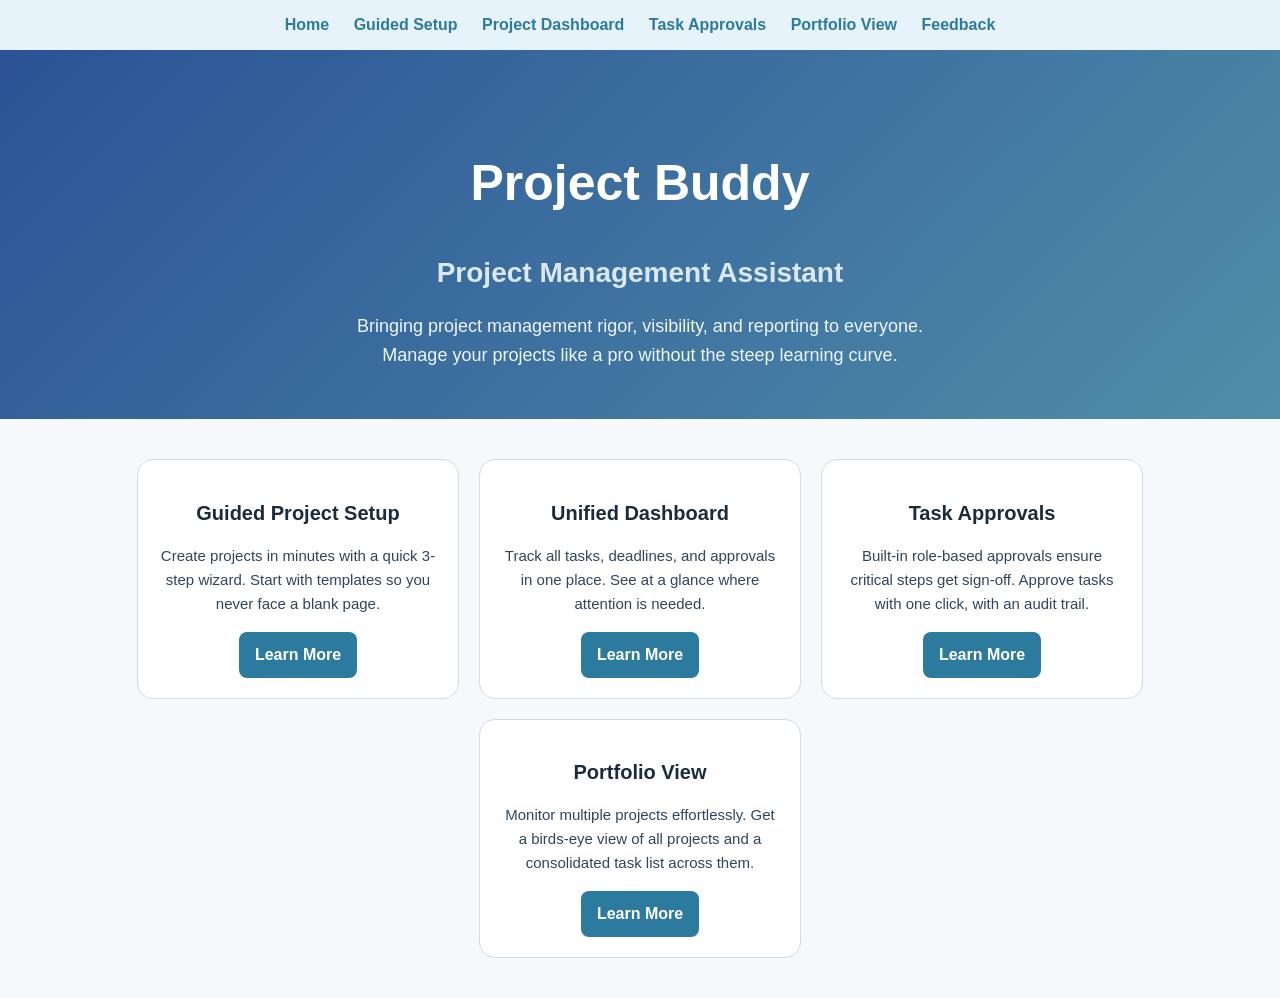
<file: index.html>
<!DOCTYPE html>
<html lang="en">
<head>
  <meta charset="UTF-8" />
  <meta name="viewport" content="width=device-width, initial-scale=1.0" />
  <title>Project Buddy – Home</title>
  <!-- Link to shared CSS -->
  <link rel="stylesheet" href="style.css" />
</head>
<body>
  <!-- Top Navigation Bar (on every page) -->
  <nav class="topnav">
    <a href="index.html" class="active">Home</a>
    <a href="guided-setup.html">Guided Setup</a>
    <a href="project-dashboard.html">Project Dashboard</a>
    <a href="task-approval.html">Task Approvals</a>
    <a href="portfolio.html">Portfolio View</a>
    <a href="feedback.html">Feedback</a>
  </nav>

  <!-- Hero Section: Title & subtitle -->
  <header class="hero">
    <h1 class="hero-title">Project Buddy</h1>
    <p class="hero-subtitle">Project Management Assistant</p>
    <p class="hero-description">
      Bringing project management rigor, visibility, and reporting to everyone.<br>
      Manage your projects like a pro without the steep learning curve.
    </p>
  </header>

  <!-- Feature Overview Section: Cards linking to feature pages -->
  <section class="features">
    <div class="feature-card">
      <h2>Guided Project Setup</h2>
      <p>Create projects in minutes with a quick 3-step wizard. Start with templates so you never face a blank page.</p>
      <a class="button" href="guided-setup.html">Learn More</a>
    </div>
    <div class="feature-card">
      <h2>Unified Dashboard</h2>
      <p>Track all tasks, deadlines, and approvals in one place. See at a glance where attention is needed.</p>
      <a class="button" href="project-dashboard.html">Learn More</a>
    </div>
    <div class="feature-card">
      <h2>Task Approvals</h2>
      <p>Built-in role-based approvals ensure critical steps get sign-off. Approve tasks with one click, with an audit trail.</p>
      <a class="button" href="task-approval.html">Learn More</a>
    </div>
    <div class="feature-card">
      <h2>Portfolio View</h2>
      <p>Monitor multiple projects effortlessly. Get a birds-eye view of all projects and a consolidated task list across them.</p>
      <a class="button" href="portfolio.html">Learn More</a>
    </div>
  </section>
</body>
</html>
</file>
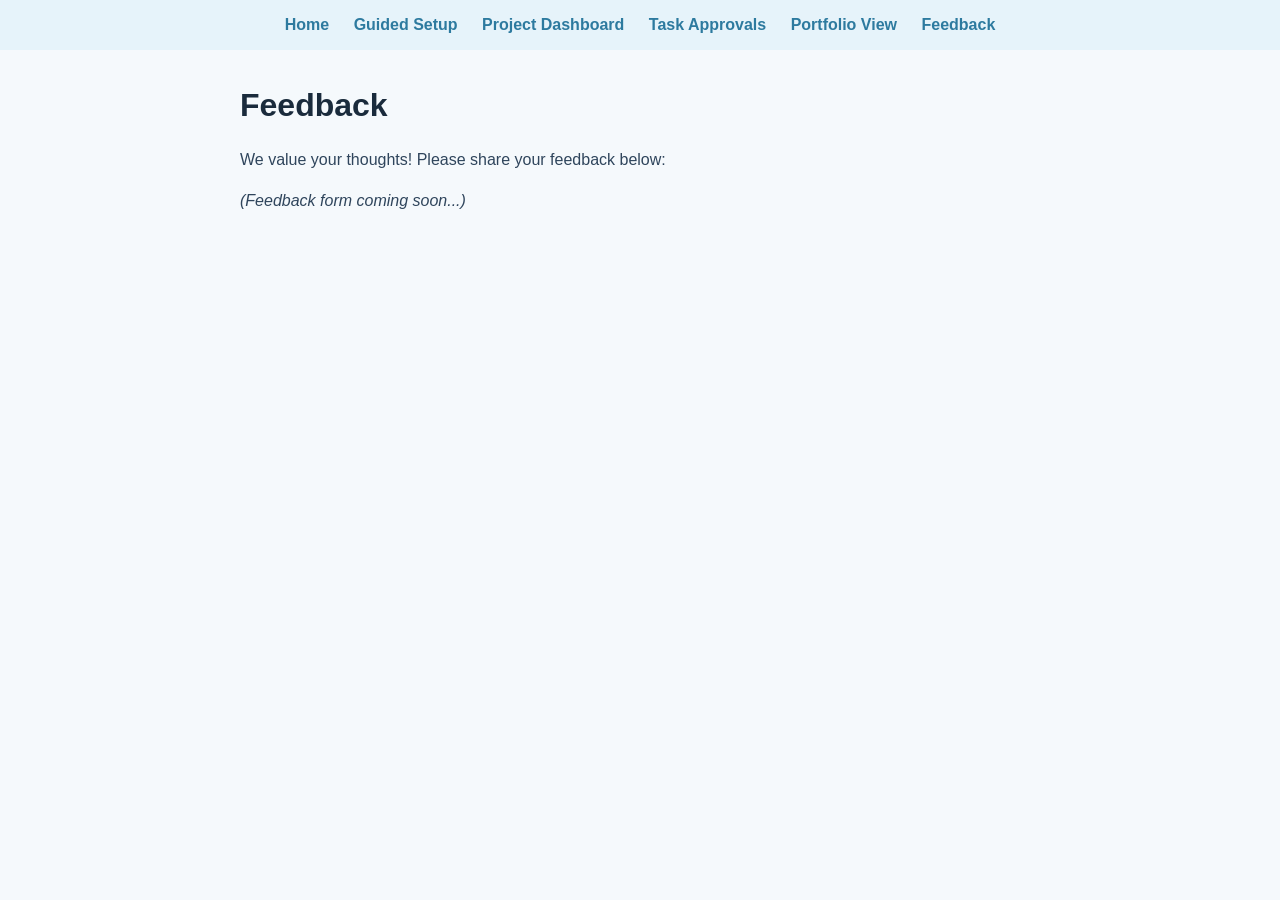
<file: feedback.html>
<!DOCTYPE html>
<html lang="en">
<head>
  <meta charset="UTF-8" />
  <meta name="viewport" content="width=device-width, initial-scale=1.0" />
  <title>Project Buddy – Feedback</title>
  <link rel="stylesheet" href="style.css" />
</head>
<body>
  <nav class="topnav">
    <a href="index.html">Home</a>
    <a href="guided-setup.html">Guided Setup</a>
    <a href="project-dashboard.html">Project Dashboard</a>
    <a href="task-approval.html">Task Approvals</a>
    <a href="portfolio.html">Portfolio View</a>
    <a href="feedback.html">Feedback</a>
  </nav>

  <div class="content">
    <h1>Feedback</h1>
    <p>We value your thoughts! Please share your feedback below:</p>
    <!-- Google Form embed will go here -->
    <p><em>(Feedback form coming soon...)</em></p>
  </div>
</body>
</html>
</file>
<file: style.css>
/* General page styles */
/* Use Open Sans font for all text */
body {
  font-family: 'Open Sans', Arial, sans-serif;
  /* You can also set a comfortable base font size and line height for readability */
  font-size: 16px;
  line-height: 1.6;
}
body {
  margin: 0;
  font-family: Arial, sans-serif;
  background: #f5f9fc;
  color: #1a2b3c;
}

/* Top Navigation Bar */
.topnav {
  background: #e6f3fa;
  padding: 12px;
  text-align: center;
  position: sticky; /* sticks the nav to top on scroll */
  top: 0;
}
.topnav a {
  margin: 0 10px;
  text-decoration: none;
  color: #2d7a9f;
  font-weight: 600;
  transition: color 0.3s;
}
.topnav a:hover {
  color: #1e5e77; /* darker on hover */
}

/* Hero section (Home page) */
.hero {
  background: linear-gradient(135deg, #2b5396 0%, #2b7696d1 100%);
  color: #ffffff;
  text-align: center;
  padding: 60px 20px 50px;
}
.hero-title {
  font-size: 50px;
  font-weight: 900;
  margin-bottom: 12px;
}
.hero-subtitle {
  font-size: 28px;
  font-weight: 600;
  margin-bottom: 16px;
  color: #dbe8f1;
}
.hero-description {
  font-size: 18px;
  max-width: 700px;
  margin: 0 auto;
  line-height: 1.6;
  color: #eff7fc;
}

/* Feature cards (Home page) */
.features {
  display: flex;
  flex-wrap: wrap;
  justify-content: center;
  gap: 20px;
  padding: 40px 20px;
}
.feature-card {
  background: #fff;
  border: 1px solid #d0dbe5;
  border-radius: 16px;
  padding: 20px;
  max-width: 280px;
  text-align: center;
  transition: transform 0.3s, box-shadow 0.3s;
}
.feature-card h2 {
  font-size: 20px;
  margin-bottom: 12px;
}
.feature-card p {
  font-size: 15px;
  color: #2f455c;
  margin-bottom: 16px;
}
.feature-card .button {
  display: inline-block;
  padding: 10px 16px;
  background: #2d7a9f;
  color: #fff;
  text-decoration: none;
  border-radius: 8px;
  font-weight: 600;
}
.feature-card .button:hover {
  background: #23627a;
}
.feature-card:hover {
  transform: translateY(-4px);
  box-shadow: 0 6px 16px rgba(0, 0, 0, 0.1);
}

/* Content container for feature pages */
.content {
  max-width: 800px;
  margin: 30px auto;
  padding: 0 20px 60px;
}
.content h1 {
  font-size: 32px;
  margin-bottom: 16px;
}
.content p, .content li {
  font-size: 16px;
  line-height: 1.6;
  color: #2f455c;
}
.content li {
  margin-bottom: 8px;
}

/* Image container (for placeholder or future screenshots) */
.image-container {
  text-align: center;
  margin: 20px 0;
}
.image-container img {
  max-width: 100%;
  height: auto;
  border: 1px solid #d0dbe5;
  border-radius: 8px;
  box-shadow: 0 4px 16px rgba(0,0,0,0.08);
}

/* Make layout responsive on smaller screens */
@media (max-width: 768px) {
  .features {
    flex-direction: column;
    align-items: center;
  }
  .feature-card {
    width: 90%;
  }
  .hero-title {
    font-size: 36px;
  }
}
</file>
